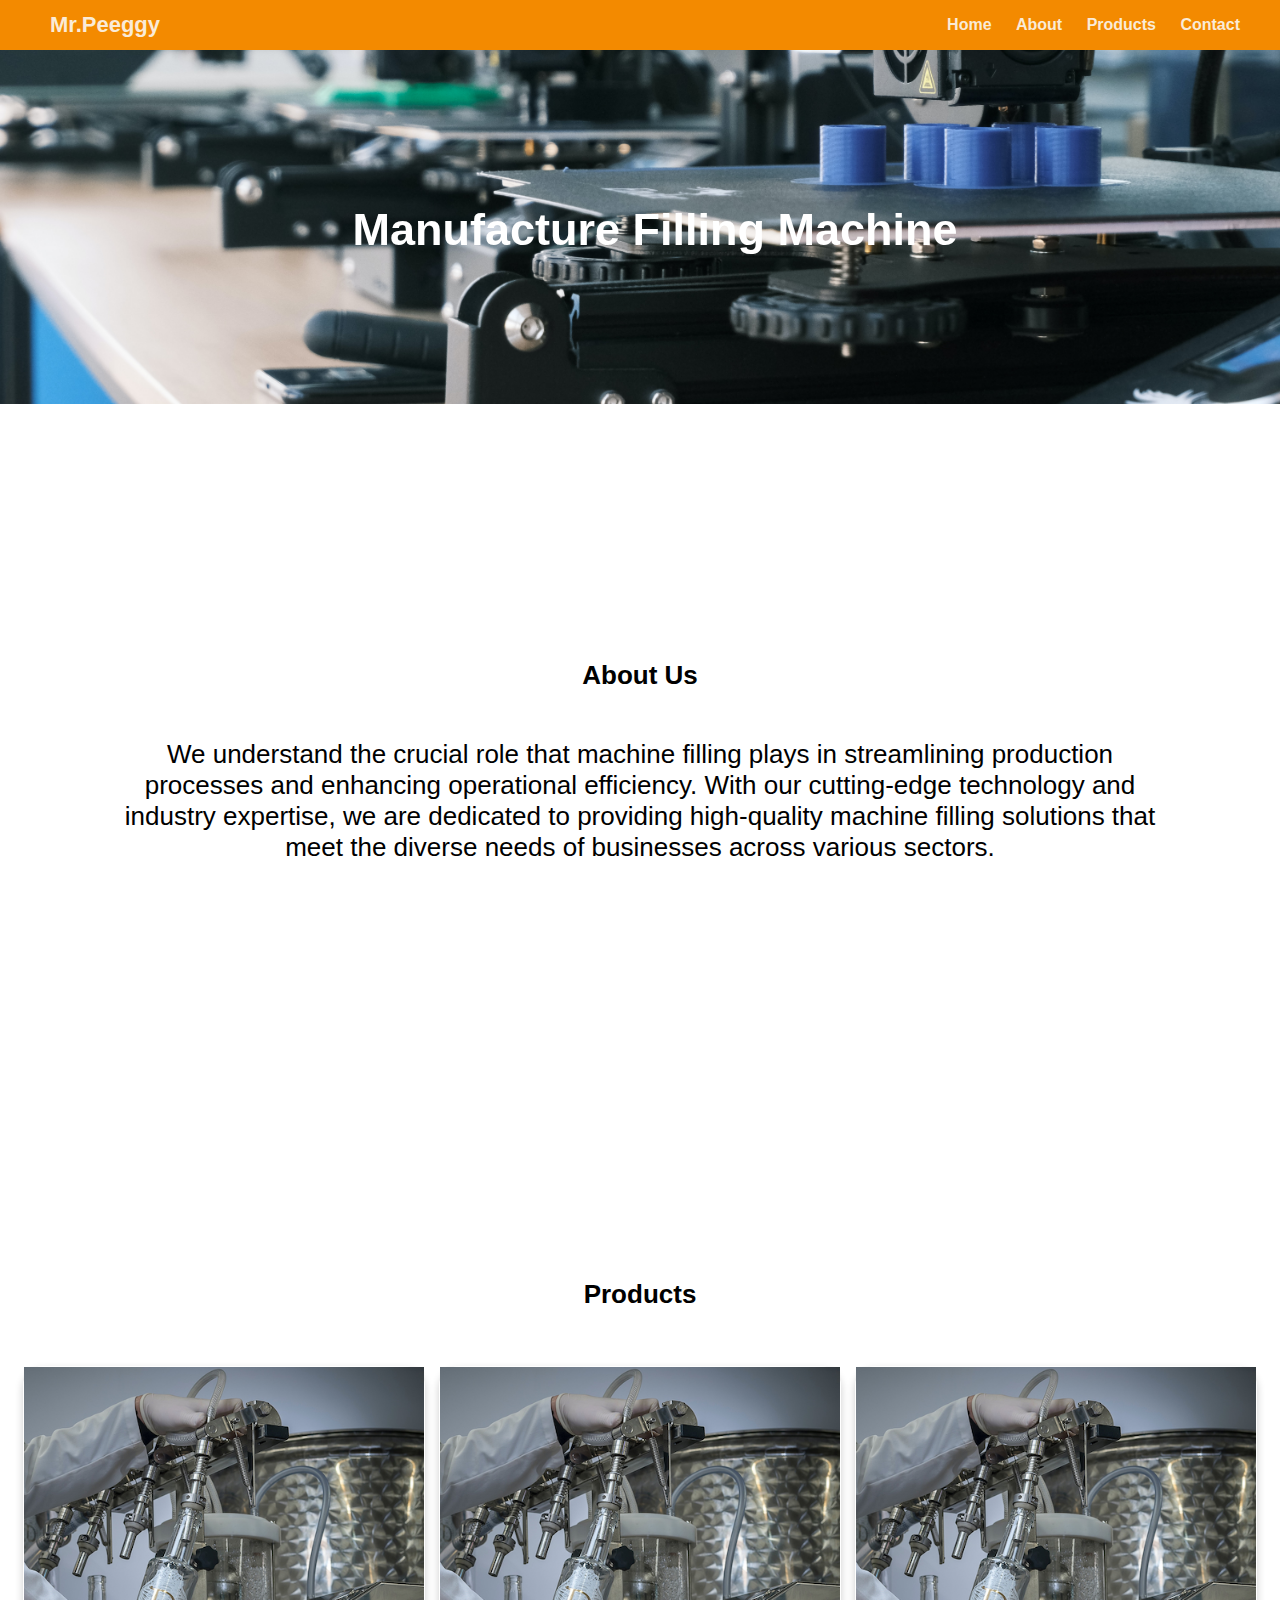
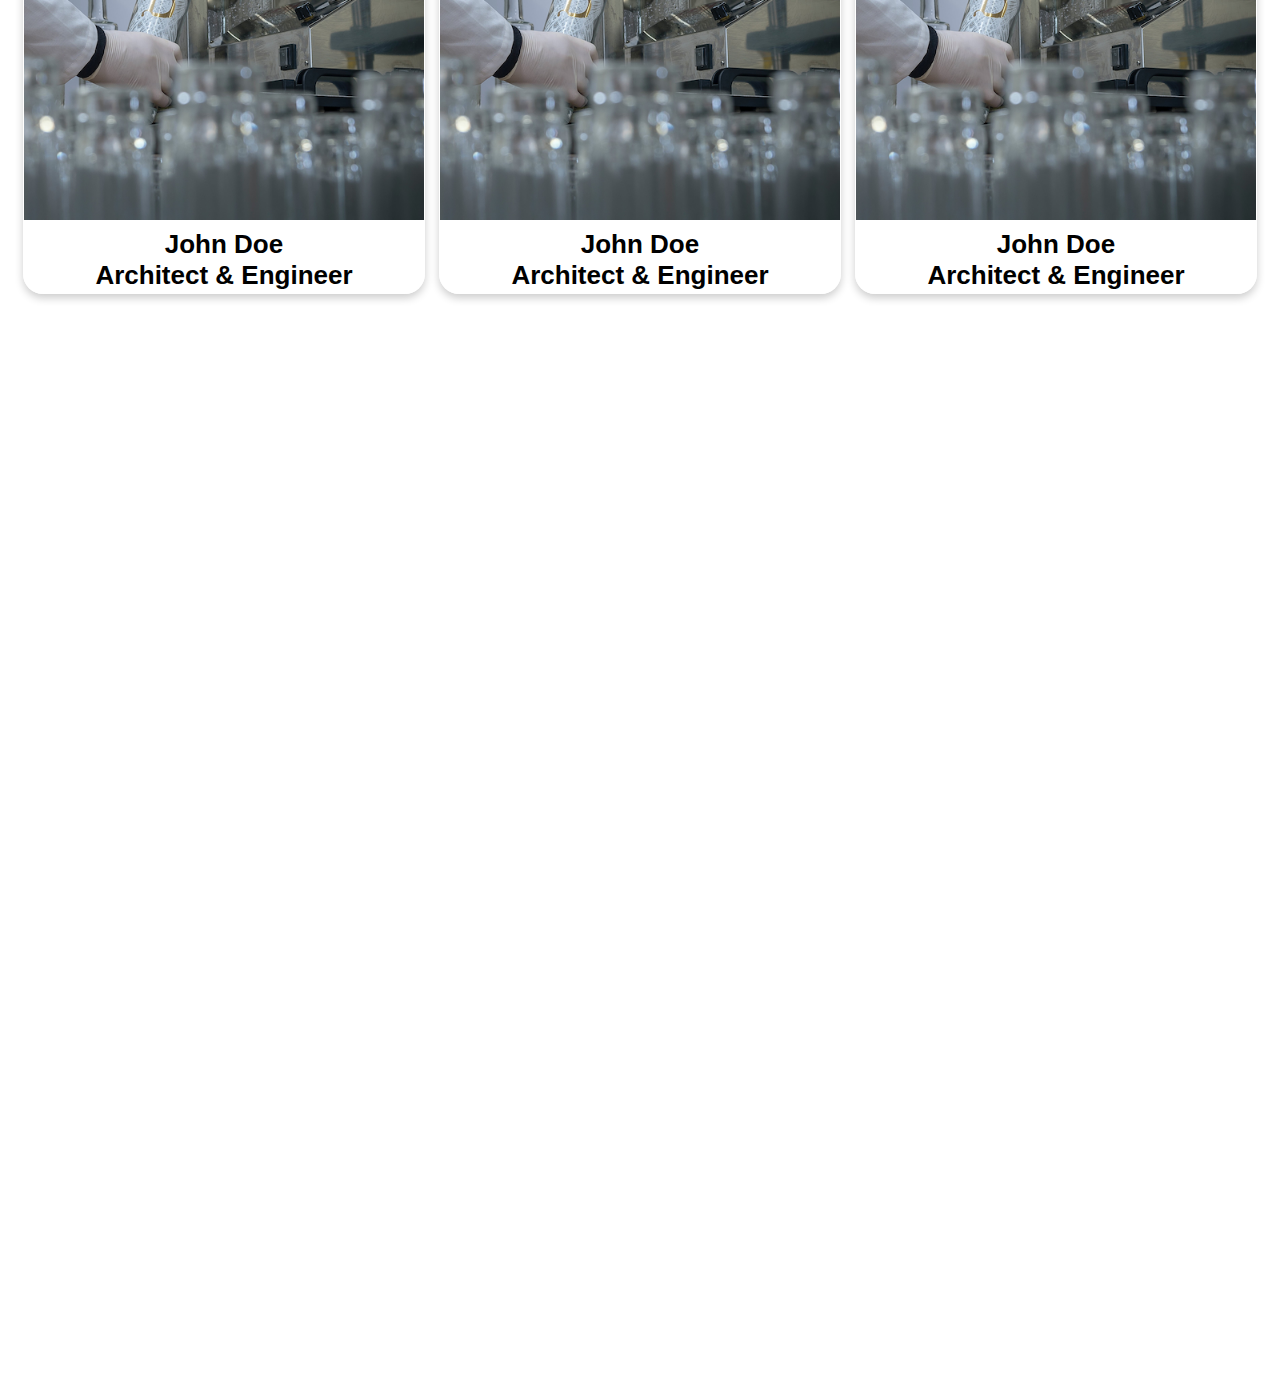
<file: Filling Machine/index.html>
<!DOCTYPE html>
<html lang="en">
  <head>
    <meta charset="UTF-8" />
    <meta http-equiv="X-UA-Compatible" content="IE=edge" />
    <meta name="viewport" content="width=device-width, initial-scale=1.0" />
    <title>Filling Machine</title>
    <link rel="stylesheet" href="style.css" />
  </head>
  <body>
    <section>
      <div class="container">
        <header>
          <h1>Mr.Peeggy</h1>
          <ul>
            <li><a href="#hero">Home</a></li>
            <li><a href="#company">About</a></li>
            <li><a href="#Products">Products</a></li>
            <li><a href="#">Contact </a></li>
          </ul>
        </header>
      </div>
    </section>
    <section>
      <div id="hero">
        <div class="text">
          <h1>Manufacture Filling Machine</h1>
        </div>
      </div>
    </section>
    <section>
      <div id="company">
        <h2>About Us</h2>
        <p>
          We understand the crucial role that machine filling plays in streamlining production processes and enhancing operational efficiency. With our cutting-edge technology and industry expertise, we are dedicated to providing
          high-quality machine filling solutions that meet the diverse needs of businesses across various sectors.
        </p>
      </div>
    </section>
    <section>
      <div id="Products">
        <h3>Products</h3>
        <table>
          <tr>
            <th>
              <div class="card">
                <img src="img/img_avatar.jpg" alt="Avatar" style="width: 100%" />
                <div class="container">
                  <h4><b>John Doe</b></h4>
                  <p>Architect & Engineer</p>
                </div>
              </div>
            </th>
            <th>
              <div class="card">
                <img src="img/img_avatar.jpg" alt="Avatar" style="width: 100%" />
                <div class="container">
                  <h4><b>John Doe</b></h4>
                  <p>Architect & Engineer</p>
                </div>
              </div>
            </th>
            <th>
              <div class="card">
                <img src="img/img_avatar.jpg" alt="Avatar" style="width: 100%" />
                <div class="container">
                  <h4><b>John Doe</b></h4>
                  <p>Architect & Engineer</p>
                </div>
              </div>
            </th>
          </tr>
        </table>
      </div>
    </section>
  </body>
</html>
</file>
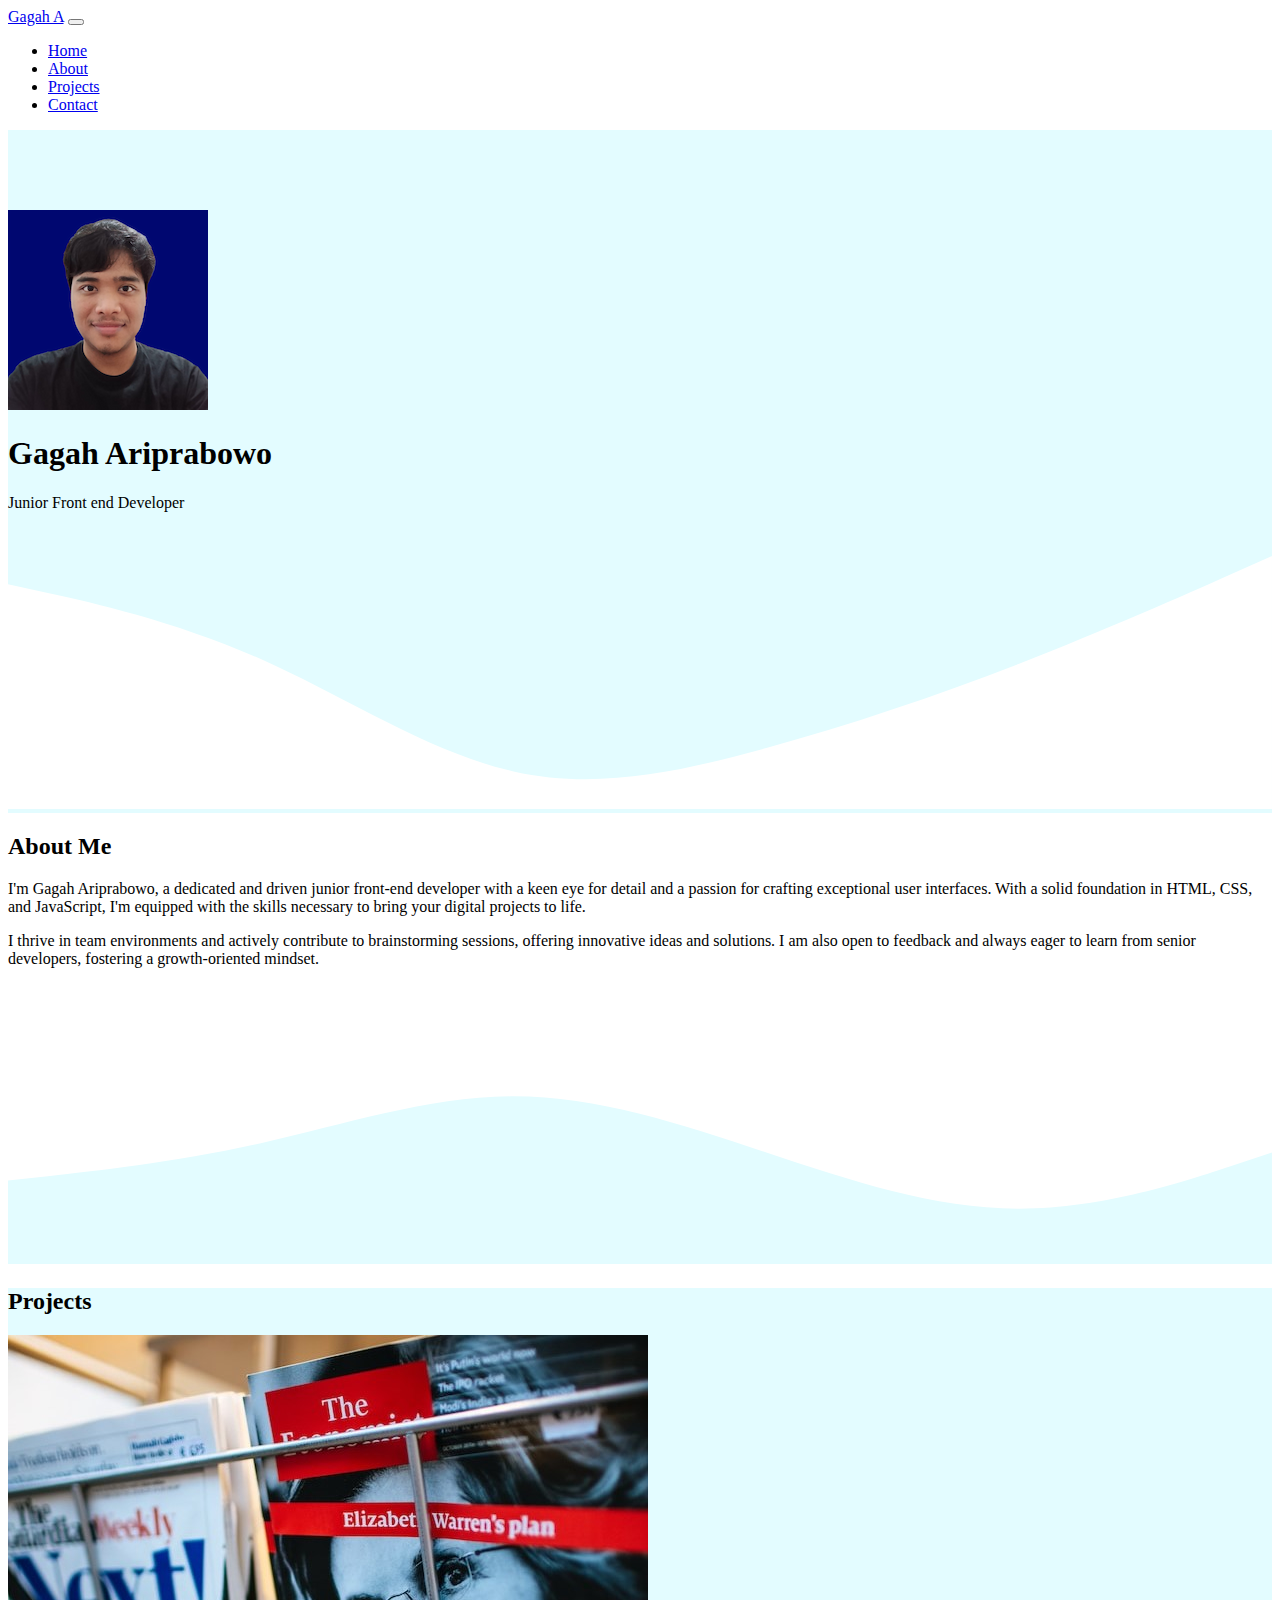
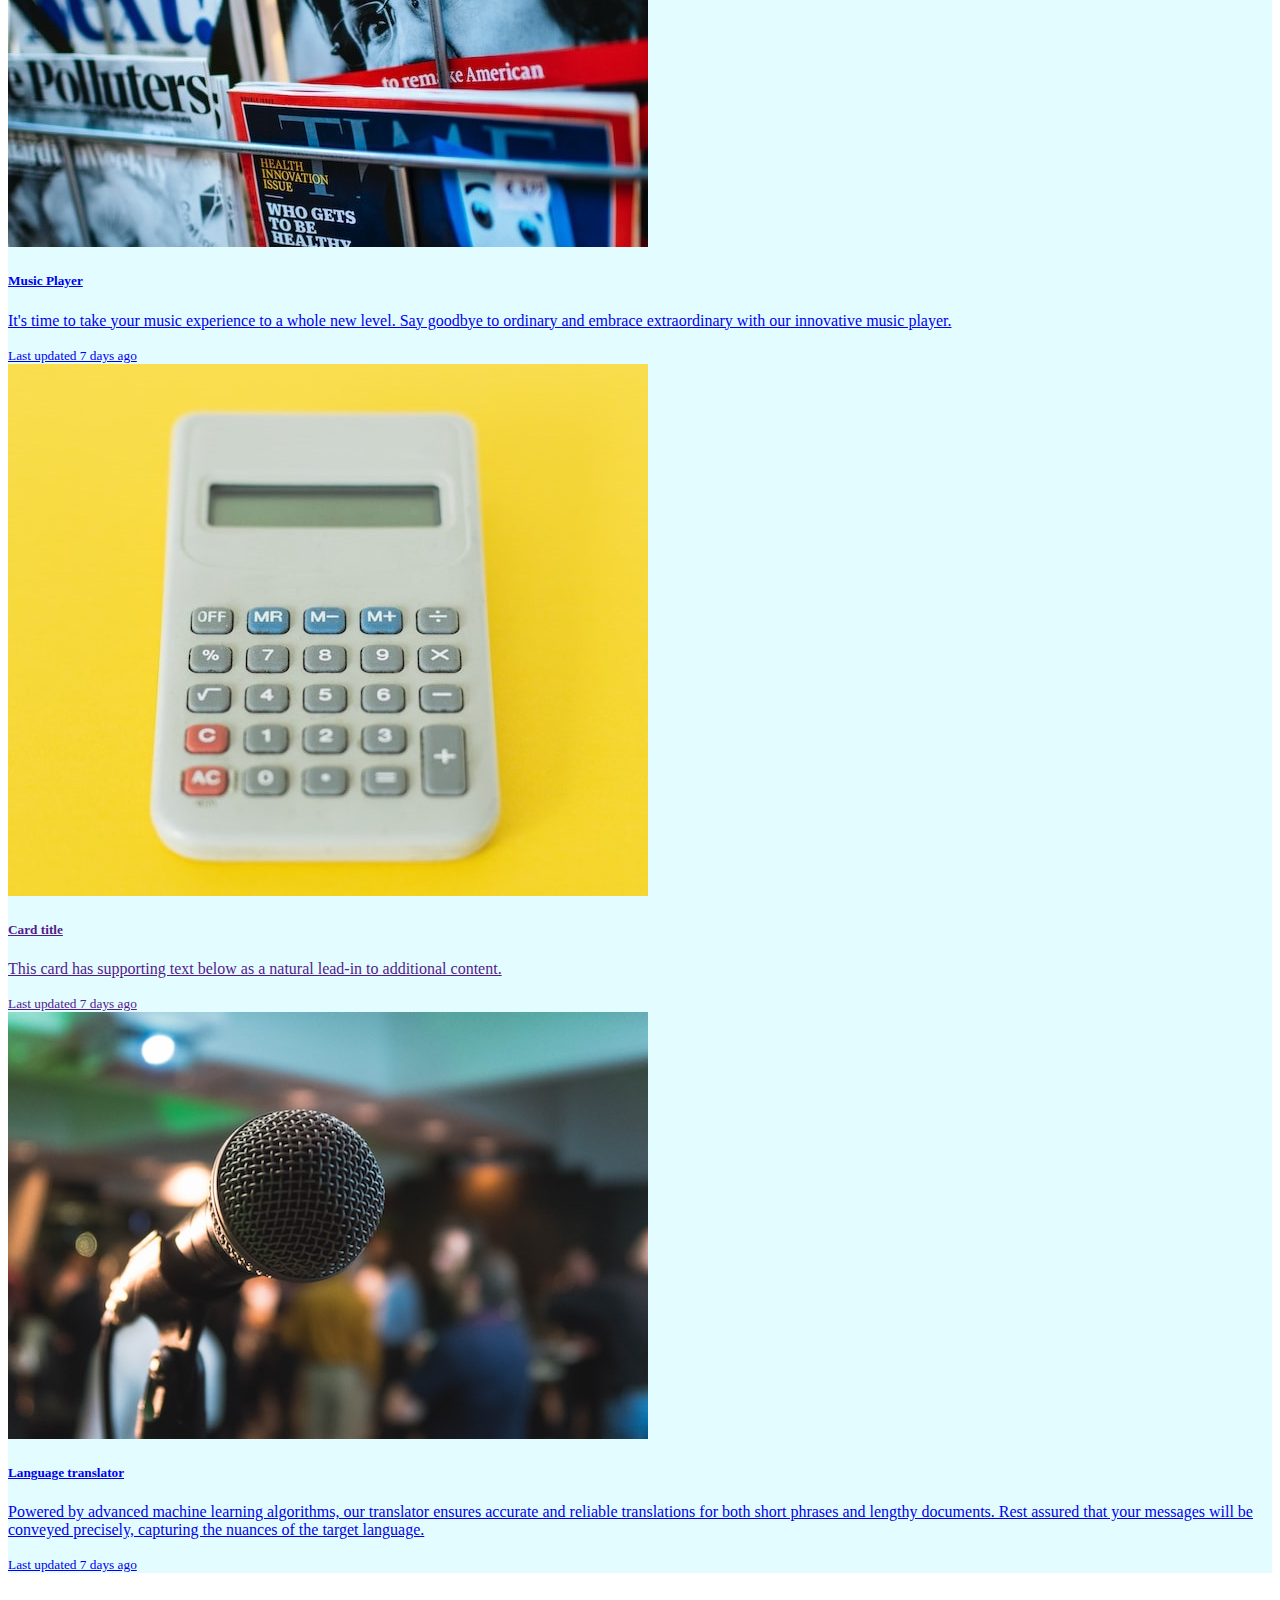
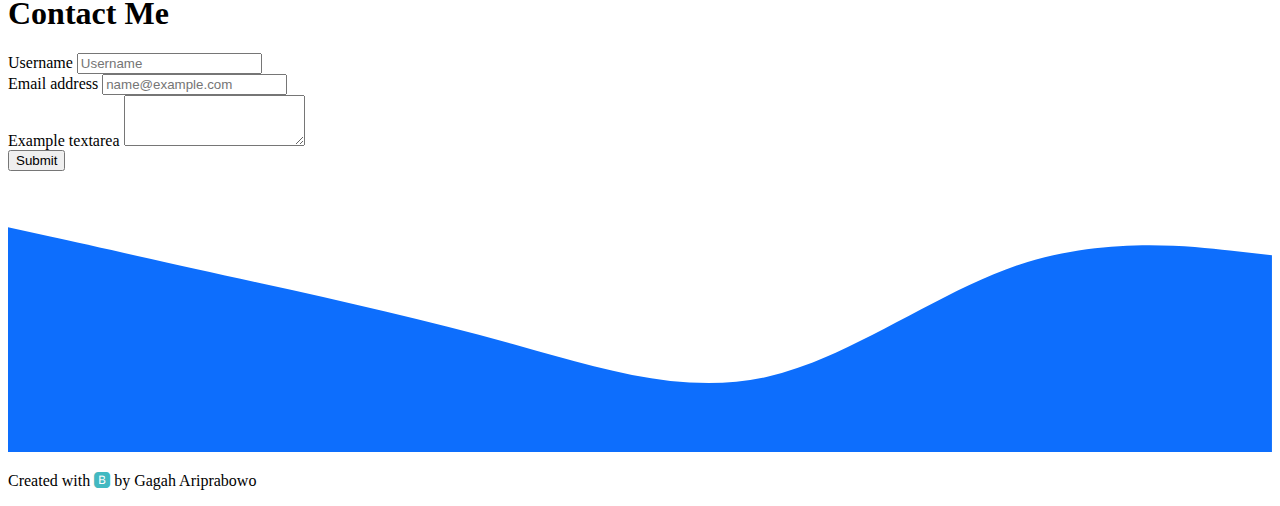
<file: Website portofolio/index.html>
<!DOCTYPE html>
<html lang="en">
  <head>
    <meta charset="utf-8" />
    <meta name="viewport" content="width=device-width, initial-scale=1" />
    <title>My Portofolio</title>
    <link href="https://cdn.jsdelivr.net/npm/bootstrap@5.3.0-alpha3/dist/css/bootstrap.min.css" rel="stylesheet" integrity="sha384-KK94CHFLLe+nY2dmCWGMq91rCGa5gtU4mk92HdvYe+M/SXH301p5ILy+dN9+nJOZ" crossorigin="anonymous" />
    <link rel="stylesheet" href="https://cdn.jsdelivr.net/npm/bootstrap-icons@1.10.5/font/bootstrap-icons.css">
    <link rel="stylesheet" href="style.css" />
  </head>
  <body id="home" class="mt-5">
    <!-- <h1 class="text-center">My Portofolio</h1> -->
    <script src="https://cdn.jsdelivr.net/npm/bootstrap@5.3.0-alpha3/dist/js/bootstrap.bundle.min.js" integrity="sha384-ENjdO4Dr2bkBIFxQpeoTz1HIcje39Wm4jDKdf19U8gI4ddQ3GYNS7NTKfAdVQSZe" crossorigin="anonymous"></script>
    <!-- Navbar -->
    <nav class="navbar fixed-top navbar-expand-lg navbar-dark shadow-sm bg-primary ">
      <div class="container">
        <a class="navbar-brand" href="#">Gagah A</a>
        <button class="navbar-toggler" type="button" data-bs-toggle="collapse" data-bs-target="#navbarNav" aria-controls="navbarNav" aria-expanded="false" aria-label="Toggle navigation">
          <span class="navbar-toggler-icon"></span>
        </button>
        <div class="collapse navbar-collapse" id="navbarNav">
          <ul class="navbar-nav ms-auto">
            <li class="nav-item">
              <a class="nav-link active" aria-current="page" href="#home">Home</a>
            </li>
            <li class="nav-item">
              <a class="nav-link" href="#About">About</a>
            </li>
            <li class="nav-item">
              <a class="nav-link" href="#Projects">Projects</a>
            </li>
            <li class="nav-item">
              <a class="nav-link" href="#contact">Contact</a>
            </li>
          </ul>
        </div>
      </div>
    </nav>
    <!-- Navbar end -->
    <!-- Jumbotron -->
    <section class="jumbotron text-center">
      <img src="img/image5.png" class="rounded-circle mx-auto img-thumbnail" alt="foto profile" />
      <h1 class="display-4">Gagah Ariprabowo</h1>
      <p class="lead">Junior Front end Developer</p>
      <svg xmlns="http://www.w3.org/2000/svg" viewBox="0 0 1440 320"><path fill="#ffff" fill-opacity="1" d="M0,64L48,74.7C96,85,192,107,288,149.3C384,192,480,256,576,277.3C672,299,768,277,864,250.7C960,224,1056,192,1152,154.7C1248,117,1344,75,1392,53.3L1440,32L1440,320L1392,320C1344,320,1248,320,1152,320C1056,320,960,320,864,320C768,320,672,320,576,320C480,320,384,320,288,320C192,320,96,320,48,320L0,320Z"></path></svg>
    </section>
    <!-- Jumbotron end -->
    <!-- About -->
    <section id="About" class="pt-5 mb-5">
      <div class="container">
        <div class="row">
          <div class="col text-center pt-4 mb-5">
            <h2>About Me</h2>
          </div>
          <div class="row text-center fs-5">
            <div class="col">
              <p>
                I'm Gagah Ariprabowo, a dedicated and driven junior front-end developer with a keen eye for detail and a passion for crafting exceptional user interfaces. With a solid foundation in HTML, CSS, and JavaScript, I'm equipped with the skills necessary to bring your digital projects to life.
              </p>
            </div>
            <div class="col">
              <p>I thrive in team environments and actively contribute to brainstorming sessions, offering innovative ideas and solutions. I am also open to feedback and always eager to learn from senior developers, fostering a growth-oriented mindset.</p>
            </div>
          </div>
        </div>
      </div>
    </section>
    <!-- About end -->
    <svg xmlns="http://www.w3.org/2000/svg" viewBox="0 0 1440 320">
      <path
        fill="#e3fcff"
        fill-opacity="1"
        d="M0,224L48,218.7C96,213,192,203,288,181.3C384,160,480,128,576,128C672,128,768,160,864,192C960,224,1056,256,1152,256C1248,256,1344,224,1392,208L1440,192L1440,320L1392,320C1344,320,1248,320,1152,320C1056,320,960,320,864,320C768,320,672,320,576,320C480,320,384,320,288,320C192,320,96,320,48,320L0,320Z"
      ></path>
    </svg>
    <!-- Projects -->
    <section id="Projects" class="mb-5 pb-5">
      <div class="container">
        <div class="row">
          <div class="col text-center pt-4 mt-5">
            <h2>Projects</h2>
        </div>
          <div class="row row-cols-1 row-cols-md-3 mb-5 g-4">

            <a href="music/index.html" target="_blank" class="text-decoration-none"><div class="col shadow bg-body">
              <div class="card h-100">
                <img src="img/image4 (1).jpg" class="card-img-top" alt="Project1">
                <div class="card-body" >
                  <h5 class="card-title">Music Player</h5>
                  <p class="card-text">It's time to take your music experience to a whole new level. Say goodbye to ordinary and embrace extraordinary with our innovative music player.</p>
                </div>
                <div class="card-footer">
                  <small class="text-body-secondary">Last updated 7 days ago</small>
                </div>
              </div>
            </div></a>

            <a href="" class="text-decoration-none"><div class="col col shadow bg-body">
              <div class="card h-100">
                <img src="img/image4 (2).jpg" class="card-img-top" alt="Project2">
                <div class="card-body">
                  <h5 class="card-title">Card title</h5>
                  <p class="card-text">This card has supporting text below as a natural lead-in to additional content.</p>
                </div>
                <div class="card-footer">
                  <small class="text-body-secondary">Last updated 7 days ago</small>
                </div>
              </div>
            </div></a>

            <a href="translator/index.html " target="_blank" class="text-decoration-none"><div class="col col shadow bg-body">
              <div class="card h-100">
                <img src="img/image4 (3).jpg" class="card-img-top" alt="Project3">
                <div class="card-body">
                  <h5 class="card-title">Language translator</h5>
                  <p class="card-text">Powered by advanced machine learning algorithms, our translator ensures accurate and reliable translations for both short phrases and lengthy documents. Rest assured that your messages will be conveyed precisely, capturing the nuances of the target language.</p>
                </div>
                <div class="card-footer">
                  <small class="text-body-secondary">Last updated 7 days ago</small>
                </div>
              </div>
            </div>
          </a>
          </div>
      </section>
      <!-- Projects end -->
    <!-- Contact me -->
    <section id="contact" class="pt-4">
      <div class="container" >
        <div class="row mt-5">
          <div class="col text-center pt-4">
              <h1>Contact Me</h1>
          </div>
        </div>
          <div class="row justify-content-center">

            <div class="col-md-8">
              <div class="mb-3">
                <label for="exampleFormControlInput1" class="form-label">Username</label>
                <input id="contactme" type="text" class="form-control" id="exampleFormControlInput1" placeholder="Username">
              </div>
              <div class="mb-3">
                <label for="exampleFormControlInput1" class="form-label">Email address</label>
                <input id="contactme" type="email" class="form-control" id="exampleFormControlInput1" placeholder="name@example.com">
              </div>
              <div class="mb-3">
                <label for="exampleFormControlTextarea1" class="form-label">Example textarea</label>
                <textarea id="contactme" class="form-control" id="exampleFormControlTextarea1" rows="3"></textarea>
              </div>
              <button type="button" class="btn btn-primary"
               style="--bs-btn-padding-y: .25rem; --bs-btn-padding-x: .5rem; --bs-btn-font-size: .75rem;">
              Submit
              </button>
            </div>
          </div>
        </div>
      </div>
    </section> 

    <svg xmlns="http://www.w3.org/2000/svg" viewBox="0 0 1440 320"><path fill="#0d6efd" fill-opacity="1" d="M0,64L48,74.7C96,85,192,107,288,128C384,149,480,171,576,197.3C672,224,768,256,864,234.7C960,213,1056,139,1152,106.7C1248,75,1344,85,1392,90.7L1440,96L1440,320L1392,320C1344,320,1248,320,1152,320C1056,320,960,320,864,320C768,320,672,320,576,320C480,320,384,320,288,320C192,320,96,320,48,320L0,320Z"></path>
    </svg>
    <!-- Contact me end -->

    <!-- Footer -->
    <footer class="bg-primary text-white fw-bold text-center">
      <p class="created pb-5">Created with <i class="bi bi-bootstrap-fill">

      </i> by Gagah Ariprabowo</p>
    </footer>
    <!-- Footer end -->
  </body>
</html>
</file>
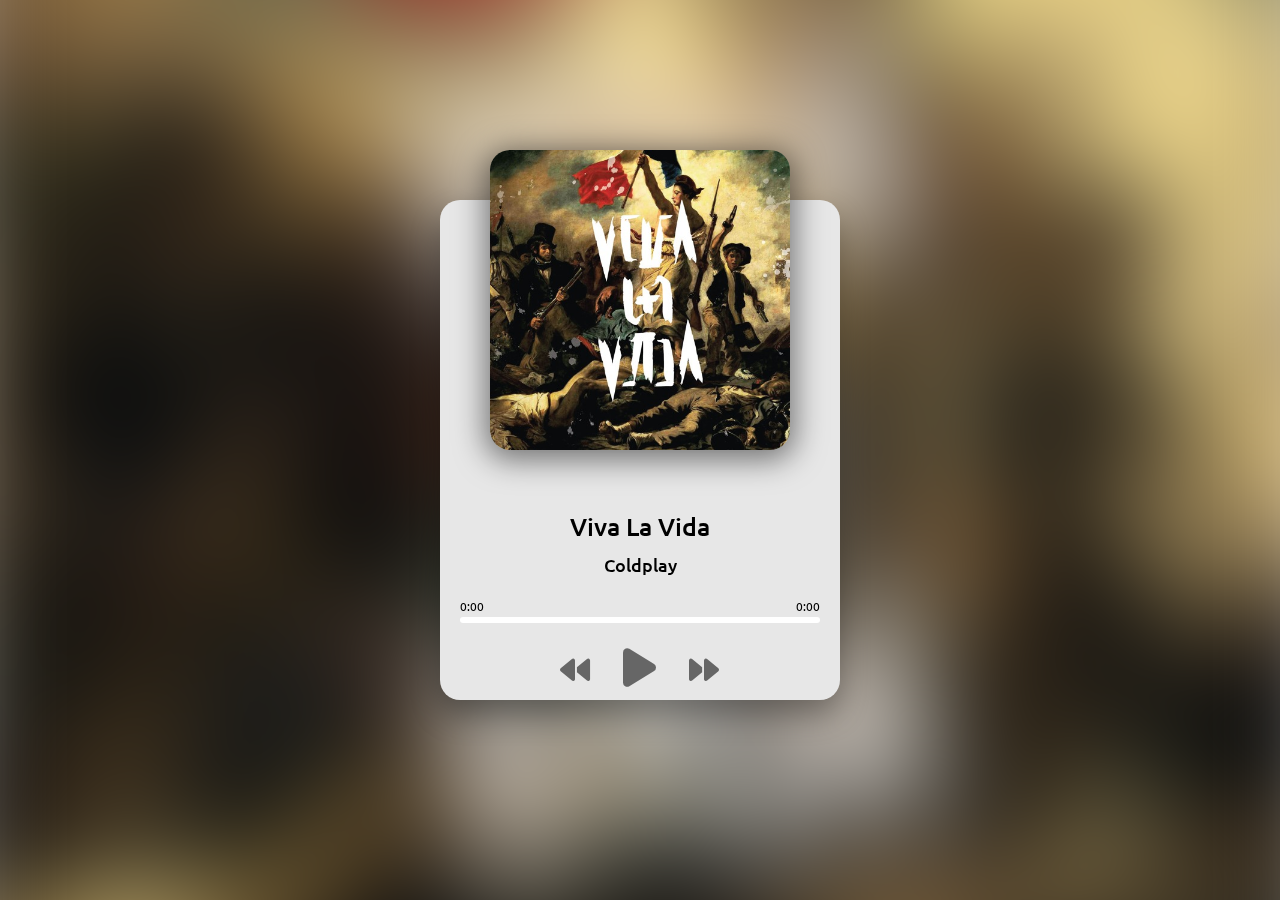
<file: Website portofolio/music/index.html>
<!DOCTYPE html>
<html lang="en">

<head>
    <meta charset="UTF-8">
    <meta http-equiv="X-UA-Compatible" content="IE=edge">
    <meta name="viewport" content="width=device-width, initial-scale=1.0">
    <link rel="stylesheet" href="https://cdnjs.cloudflare.com/ajax/libs/font-awesome/6.4.0/css/all.min.css">
    <link rel="stylesheet" href="style.css">
    <title> Music Player | Prabowo</title>
</head>

<body>

    <div class="background">
        <img src="" id="bg-img">
    </div>

    <div class="container">
        <div class="player-img">
            <img src="" class="active" id="cover">
        </div>

        <h2 id="music-title"></h2>
        <h3 id="music-artist"></h3>

        <div class="player-progress" id="player-progress">
            <div class="progress" id="progress"></div>
            <div class="music-duration">
                <span id="current-time">0:00</span>
                <span id="duration">0:00</span>
            </div>
        </div>

        <div class="player-controls">
            <i class="fa-solid fa-backward" title="Previous" id="prev"></i>
            <i class="fa-solid fa-play play-button" title="Play" id="play"></i>
            <i class="fa-solid fa-forward" title="Next" id="next"></i>
        </div>

    </div>

    <script src="index.js"></script>
</body>

</html>
</file>
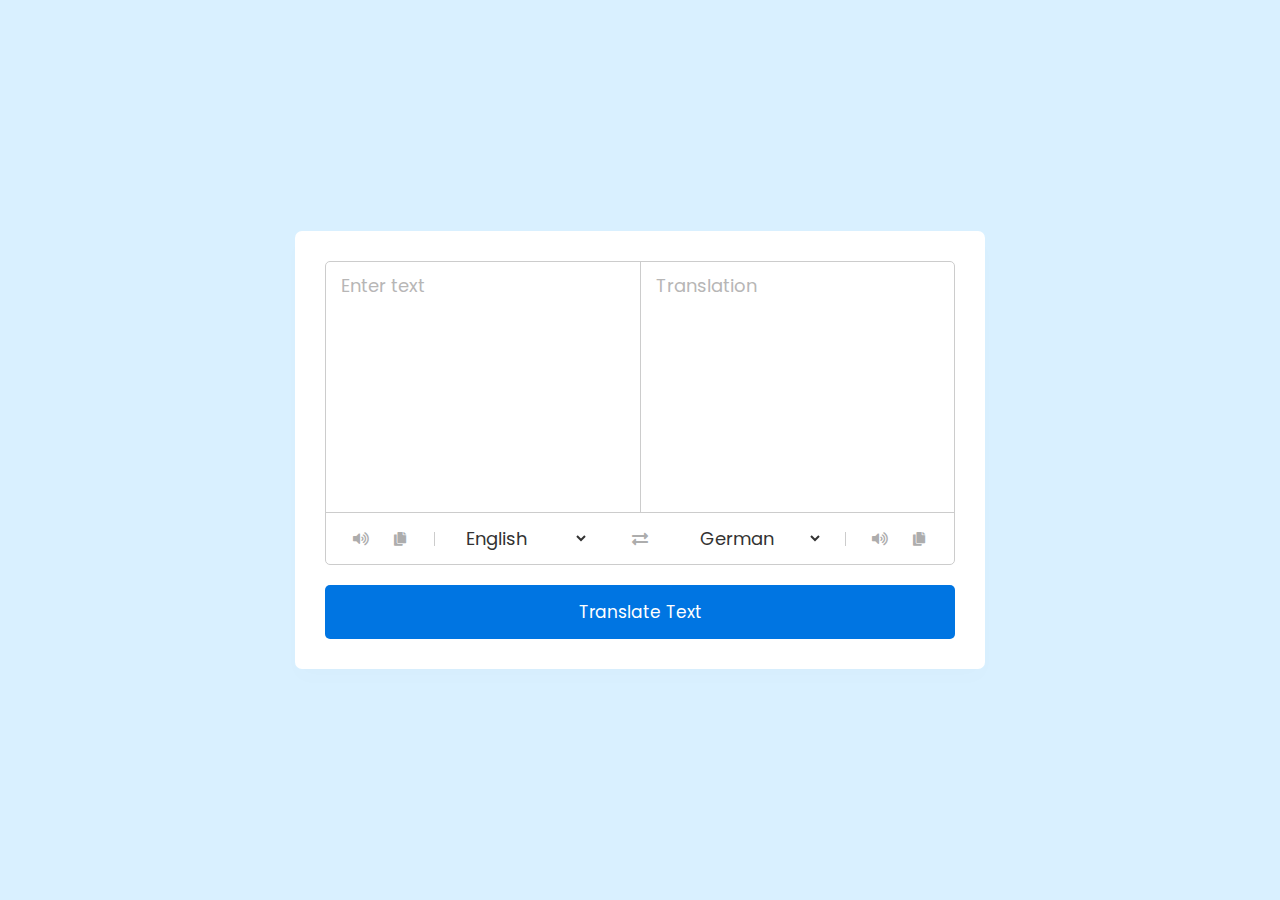
<file: Website portofolio/translator/index.html>
<!DOCTYPE html>
<html lang="en" dir="ltr">

<head>
  <meta charset="utf-8">
  <title>Language Translator | Prabowo</title>
  <link rel="stylesheet" href="style.css">
  <meta name="viewport" content="width=device-width, initial-scale=1.0">
  <!-- Font Awesome CDN Link for Icons -->
  <link rel="stylesheet" href="https://cdnjs.cloudflare.com/ajax/libs/font-awesome/5.15.3/css/all.min.css" />
</head>

<body>
  <div class="container">
    <div class="wrapper">
      <div class="text-input">
        <textarea spellcheck="false" class="from-text" placeholder="Enter text"></textarea>
        <textarea spellcheck="false" readonly disabled class="to-text" placeholder="Translation"></textarea>
      </div>
      <ul class="controls">
        <li class="row from">
          <div class="icons">
            <i id="from" class="fas fa-volume-up"></i>
            <i id="from" class="fas fa-copy"></i>
          </div>
          <select></select>
        </li>
        <li class="exchange"><i class="fas fa-exchange-alt"></i></li>
        <li class="row to">
          <select></select>
          <div class="icons">
            <i id="to" class="fas fa-volume-up"></i>
            <i id="to" class="fas fa-copy"></i>
          </div>
        </li>
      </ul>
    </div>
    <button>Translate Text</button>
  </div>

  <script src="js/countries.js"></script>
  <script src="js/script.js"></script>

</body>

</html>
</file>
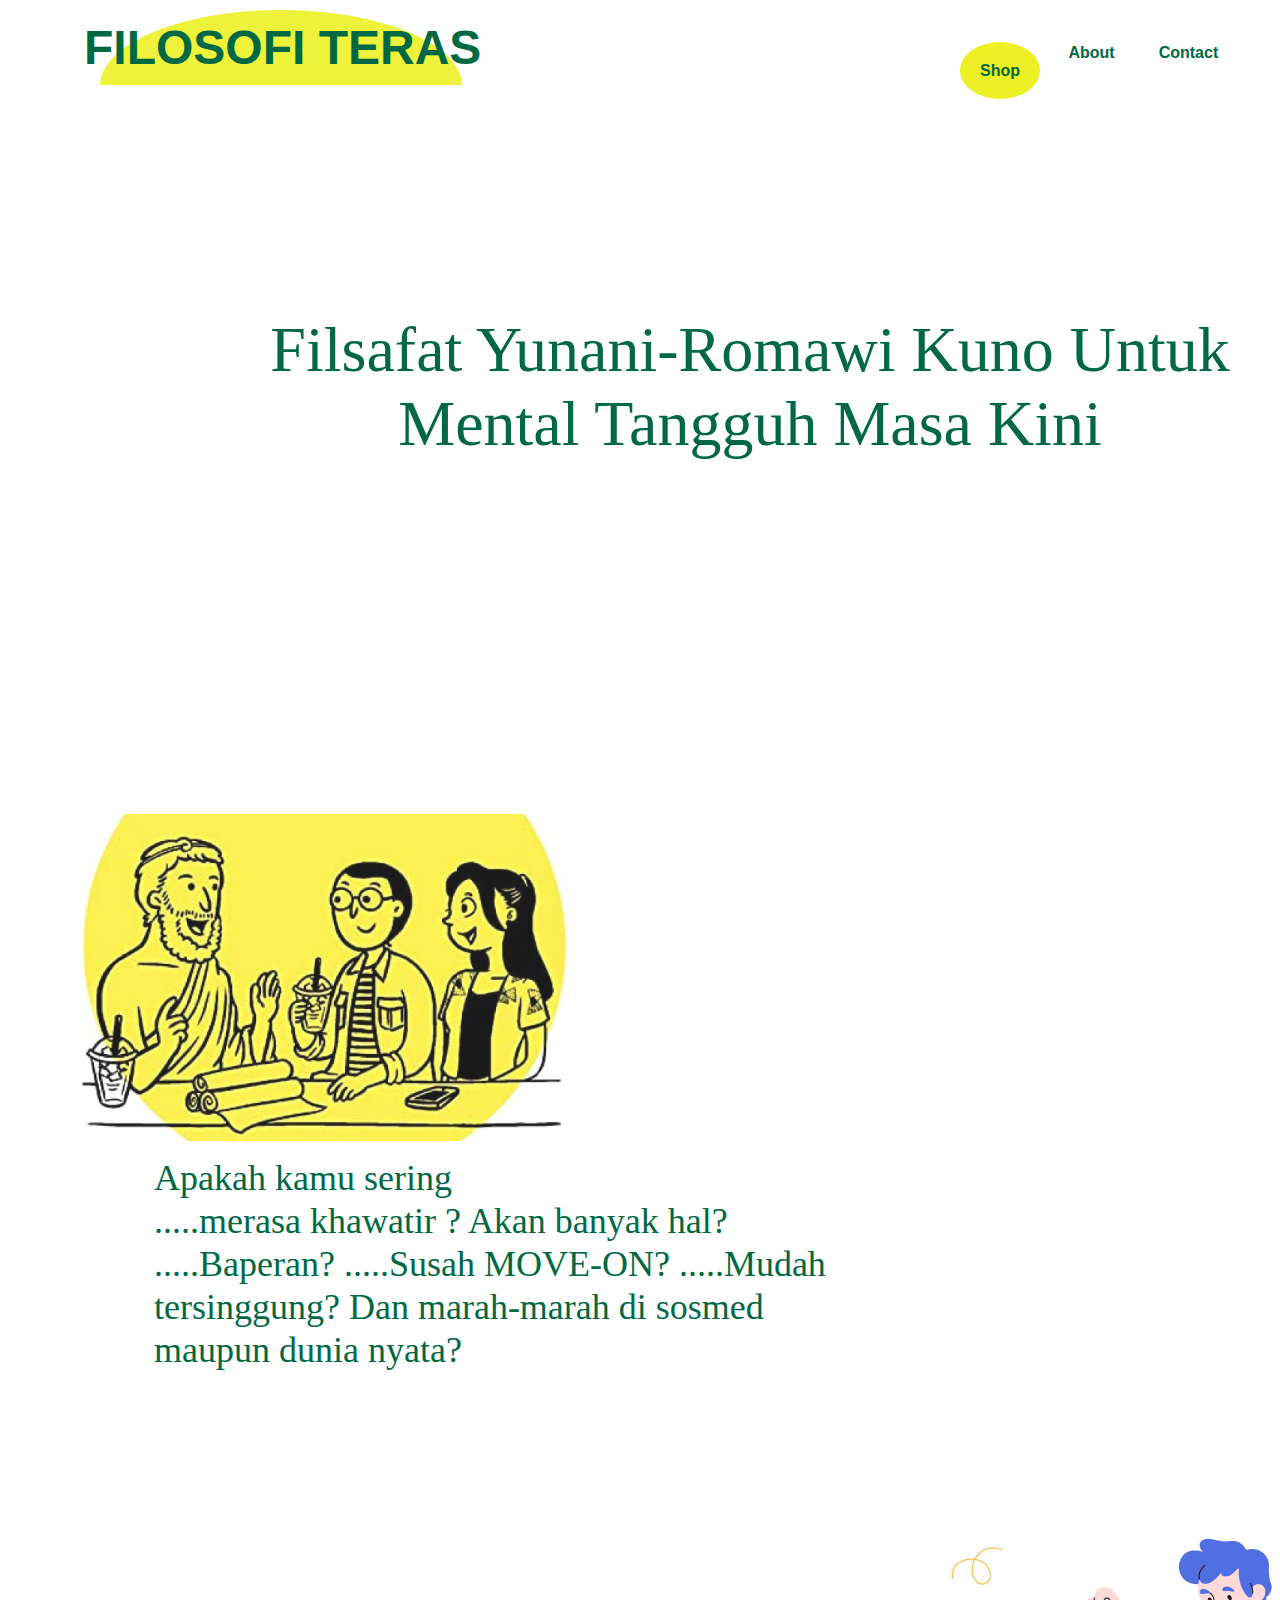
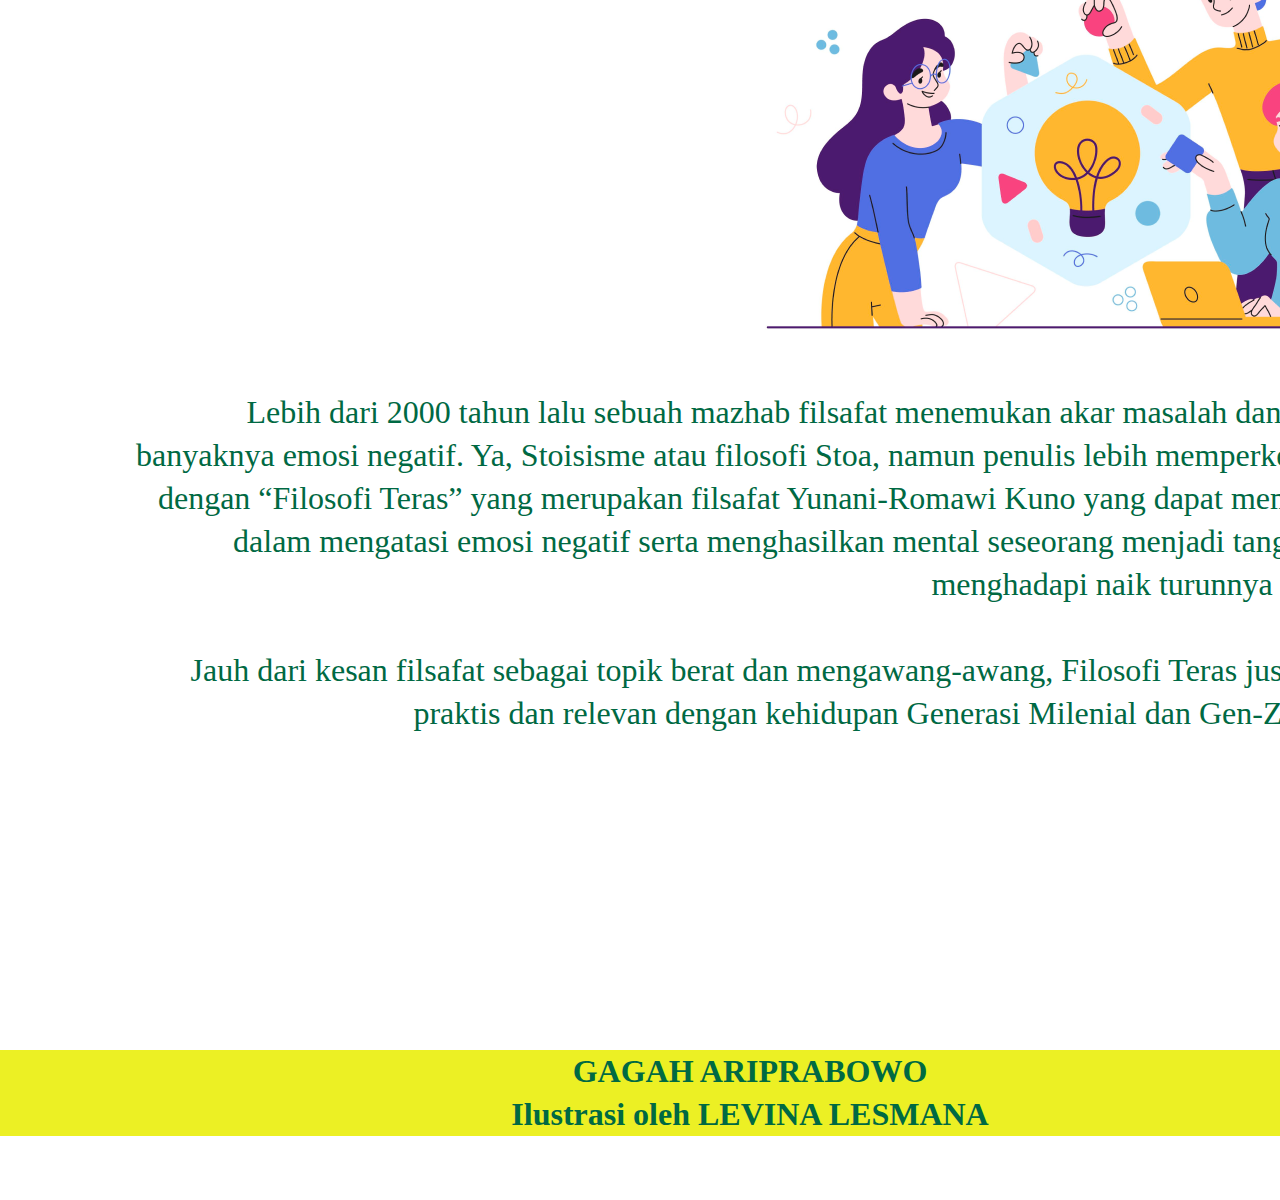
<file: stoikisme/filosofi.html>
<!DOCTYPE html>
<html>
<head>
	<meta charset="utf-8">
	<meta name="viewport" content="width=device-width, initial-scale=1">
	<title>Filosofi</title>
	<link rel="stylesheet" type="text/css" href="stylefls.css">
</head>
<body>
	<div class="mainheader">
		<div class="header">
			<img src="setengahl.png">
			<h1>FILOSOFI TERAS</h1>
			<ul>
				<li><a href="#">Home</a></li>
				<li><a href="#">About</a></li>
				<li><a href="#">Contact</a></li>
				<li><a class="shop" href="#">Shop</a>

				</li>
			</ul>
		</div>
	</div>

	<div class="content1">
		<h2>Filsafat Yunani-Romawi Kuno Untuk Mental Tangguh Masa Kini</h2>
		<img src="filosofi1.png">
		<p>
			Apakah kamu sering
			<br>
			.....merasa khawatir ?
			Akan banyak hal?
			.....Baperan?
			.....Susah MOVE-ON?
			.....Mudah tersinggung?
			Dan marah-marah di sosmed maupun dunia nyata?
		</p>
	</div>

	<div class="content2">
		<img src="content21.png">
		<p>Lebih dari 2000 tahun lalu sebuah mazhab filsafat menemukan akar masalah dan solusi dari banyaknya emosi negatif. Ya, Stoisisme atau filosofi Stoa, namun penulis lebih memperkenalkannya dengan “Filosofi Teras” yang merupakan filsafat Yunani-Romawi Kuno yang dapat membantu kita dalam mengatasi emosi negatif serta menghasilkan mental seseorang menjadi tangguh dalam menghadapi naik turunnya kehidupan.
			<br>
			<br>
		Jauh dari kesan filsafat sebagai topik berat dan mengawang-awang, Filosofi Teras justru bersifat praktis dan relevan dengan kehidupan Generasi Milenial dan Gen-Z masa kini.</p>
	
		<div class="footer">
		<footer>GAGAH ARIPRABOWO 
			<br>
		    Ilustrasi oleh LEVINA LESMANA
		</footer>
	</div>

</body>
</html>
</file>
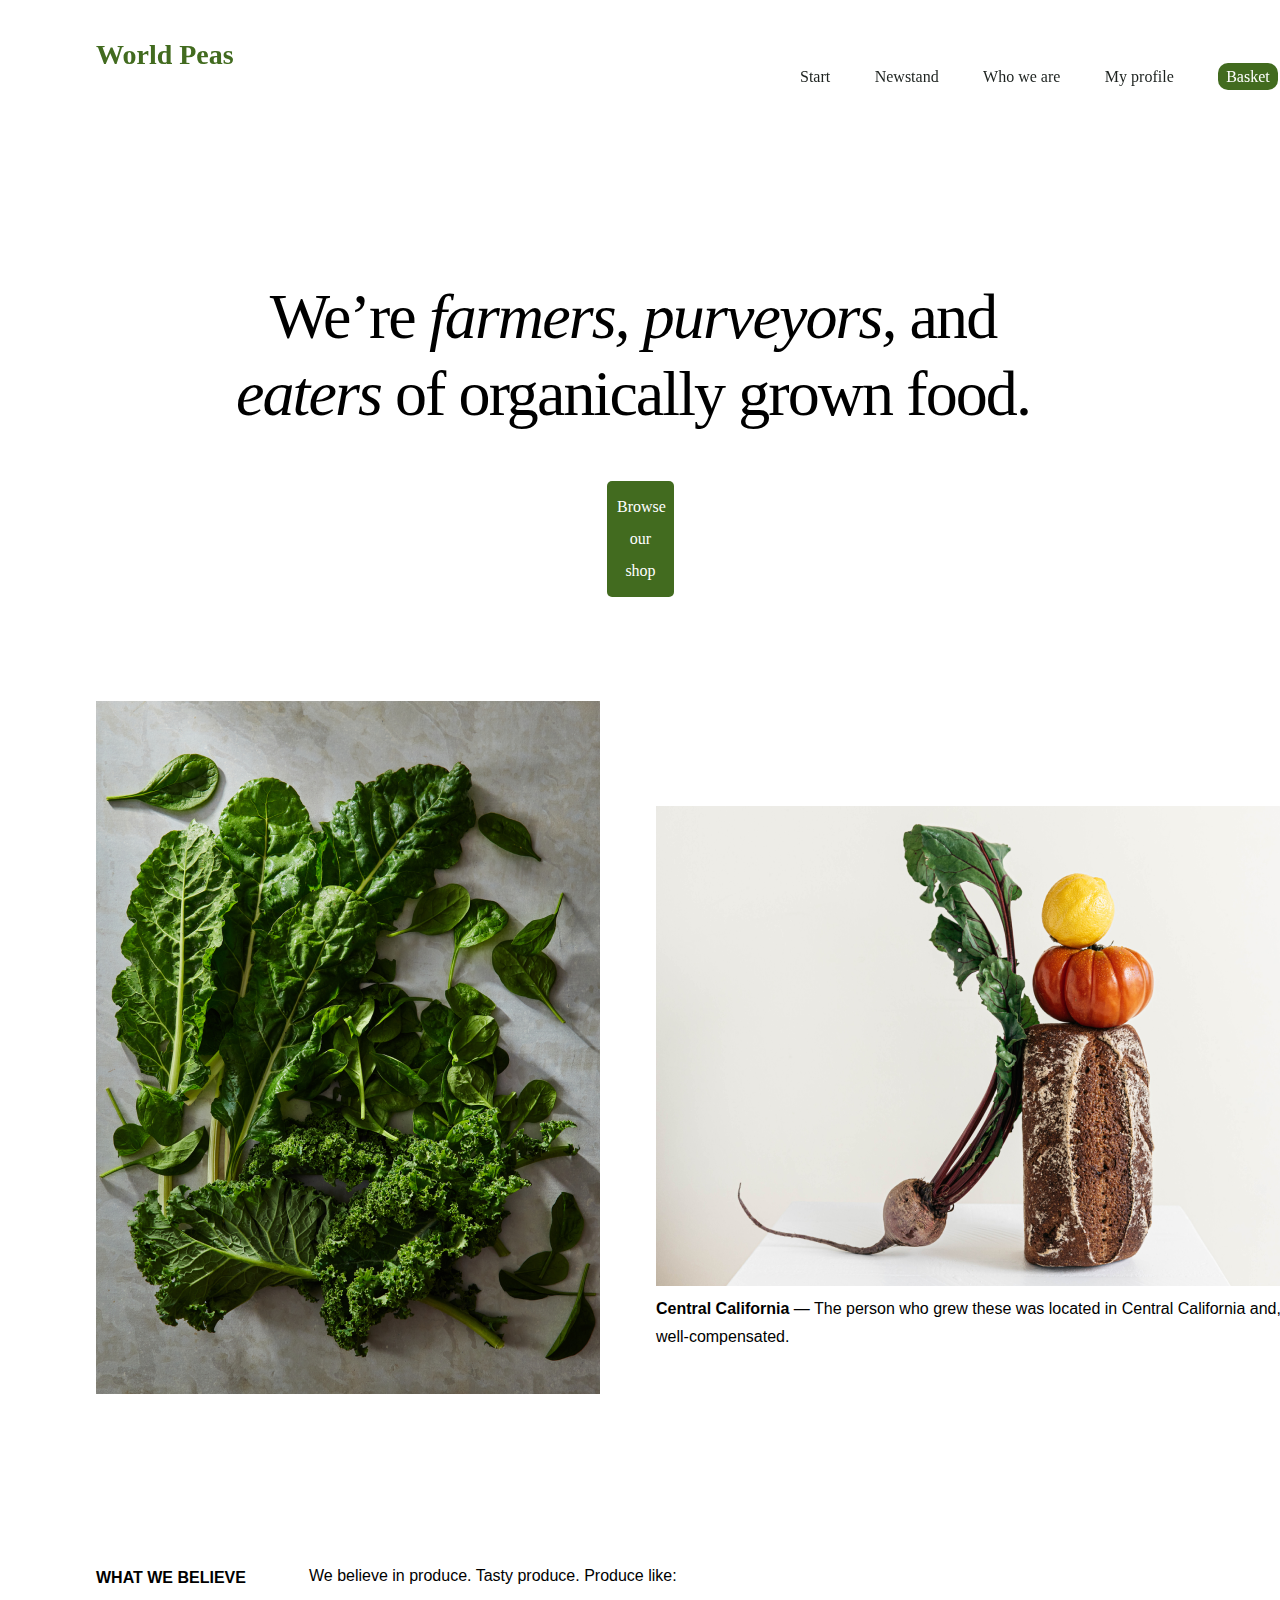
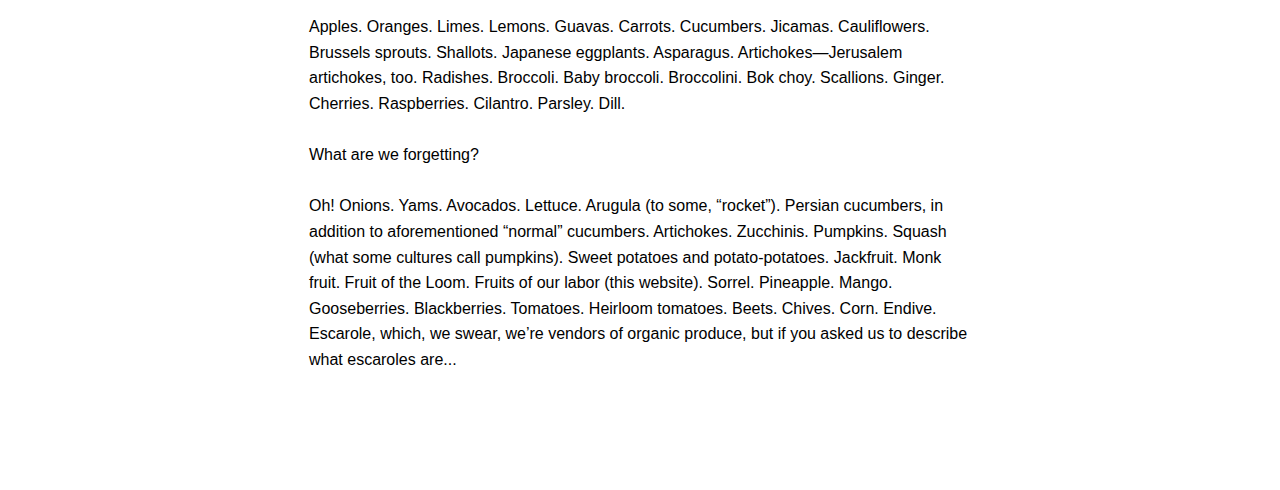
<file: world peas/indec.html>
<!DOCTYPE html>
<html>
<head>
	<meta charset="utf-8">
	<meta name="viewport" content="width=device-width, initial-scale=1">
	<title>World Peas</title>
	<link rel="stylesheet" type="text/css" href="style.css">
</head>

<body>

	<div class="header">
		<h1 class="judul">World Peas</h1>
		<ul>
			<li><a href="Start">Start</a></li>
			<li><a href="Newstand">Newstand</a></li>
			<li><a href="Who we are">Who we are</a></li>
			<li><a href="My profile">My profile</a></li>
			<li><a class="Basket" href="Basket">Basket</a></li>
		</ul>
	</div>

	<div class="container">

		<h2 class="subjudul">We’re <span>farmers, purveyors,</span> and <span>eaters</span> of organically grown food.</h2>

		<ul>		
			<li><a class="ourshop" href="ourshop">Browse our shop</a></li>
		</ul>

		<div class="content1">
			<img src="content1.png">
			<h3 class="subjudul2">WHAT WE BELIEVE</h3>
			
		</div>
		<div class="content2">
			<img src="content2.png">
			<p><span>Central California</span>  — The person who grew these was located in Central California and, er, hopefully very well-compensated.</p>
		</div>

		<div class="content3">
			<p>We believe in produce. Tasty produce. Produce like:
				<br><br>
				Apples. Oranges. Limes. Lemons. Guavas. Carrots. Cucumbers. Jicamas. Cauliflowers. Brussels sprouts. Shallots. Japanese eggplants. Asparagus. Artichokes—Jerusalem artichokes, too. Radishes. Broccoli. Baby broccoli. Broccolini. Bok choy. Scallions. Ginger. Cherries. Raspberries. Cilantro. Parsley. Dill. 
				<br><br>
				What are we forgetting?
				<br><br>
				Oh! Onions. Yams. Avocados. Lettuce. Arugula (to some, “rocket”). Persian cucumbers, in addition to aforementioned “normal” cucumbers. Artichokes. Zucchinis. Pumpkins. Squash (what some cultures call pumpkins). Sweet potatoes and potato-potatoes. Jackfruit. Monk fruit. Fruit of the Loom. Fruits of our labor (this website). Sorrel. Pineapple. Mango. Gooseberries. Blackberries. Tomatoes. Heirloom tomatoes. Beets. Chives. Corn. Endive. Escarole, which, we swear, we’re vendors of organic produce, but if you asked us to describe what escaroles are...</p>
		</div>




	</div>

</body>
</html>
</file>
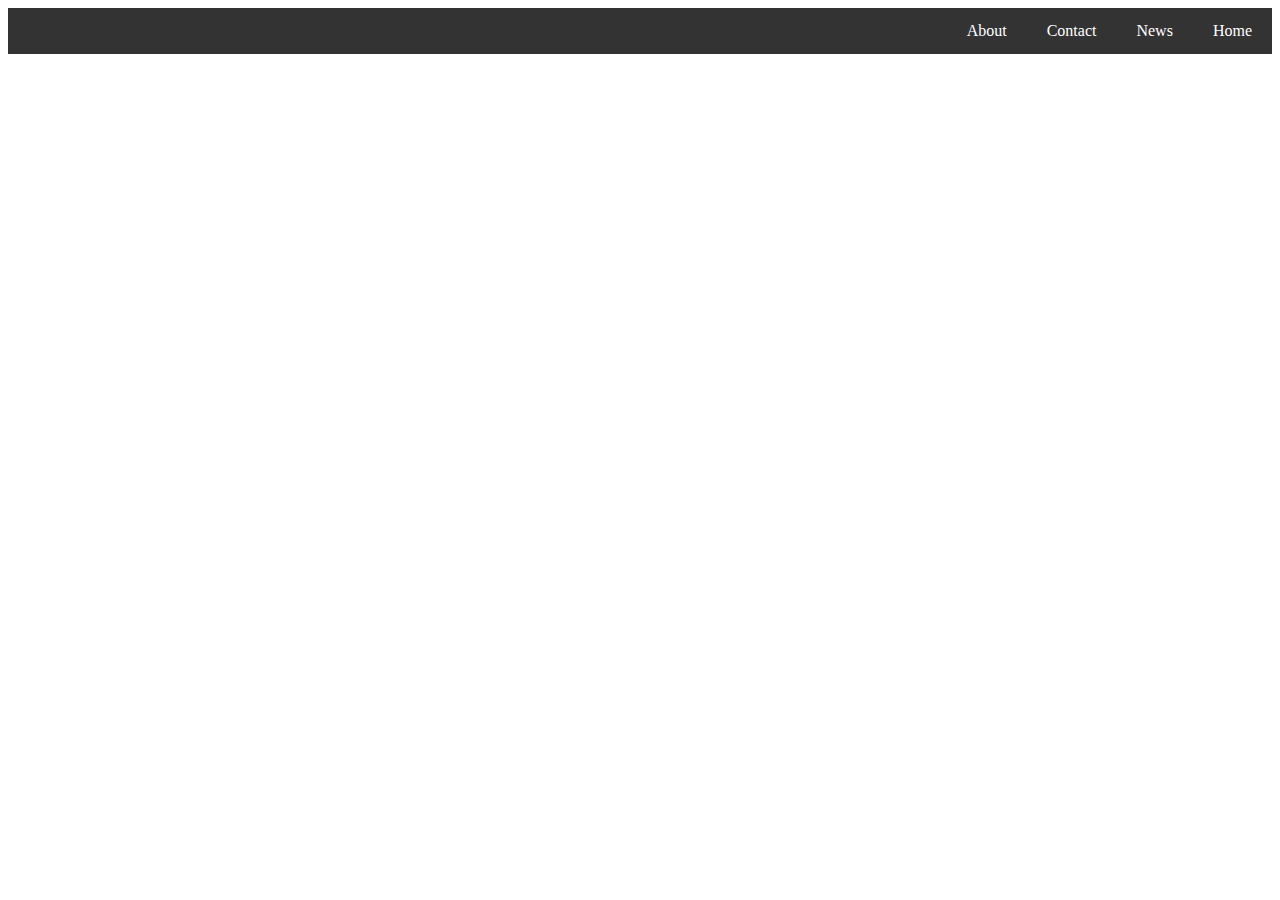
<file: world peas/k.html>
<!DOCTYPE html>
<html>
<head>
<style>
ul {
  list-style-type: none;
  margin: 0;
  padding: 0;
  overflow: hidden;
  background-color: #333;
}

li {
  float: right;
}

li a {
  display: block;
  color: white;
  text-align: center;
  padding: 14px 20px;
  text-decoration: none;
}

li a:hover:not(.active) {
  background-color: #04AA6D;
  padding: 0px;
  box-decoration-break: slice;
  border: 0px;
  padding:  16px 24px;
  border-radius: 5px;
  line-height: 2;
  color: white;
  margin: 0;
}
}

.active {
  background-color: #04AA6D;
  padding: 0px;
  box-decoration-break: slice;
  border: 0px;
  padding:  16px 24px;
  border-radius: 5px;
  line-height: 2;
  color: white;
  
}
}
</style>
</head>
<body>

<ul>
  <li><a class="active" href="#home">Home</a></li>
  <li><a href="#news">News</a></li>
  <li><a href="#contact">Contact</a></li>
  <li><a href="#about">About</a></li>
</ul>

</body>
</html>
</file>
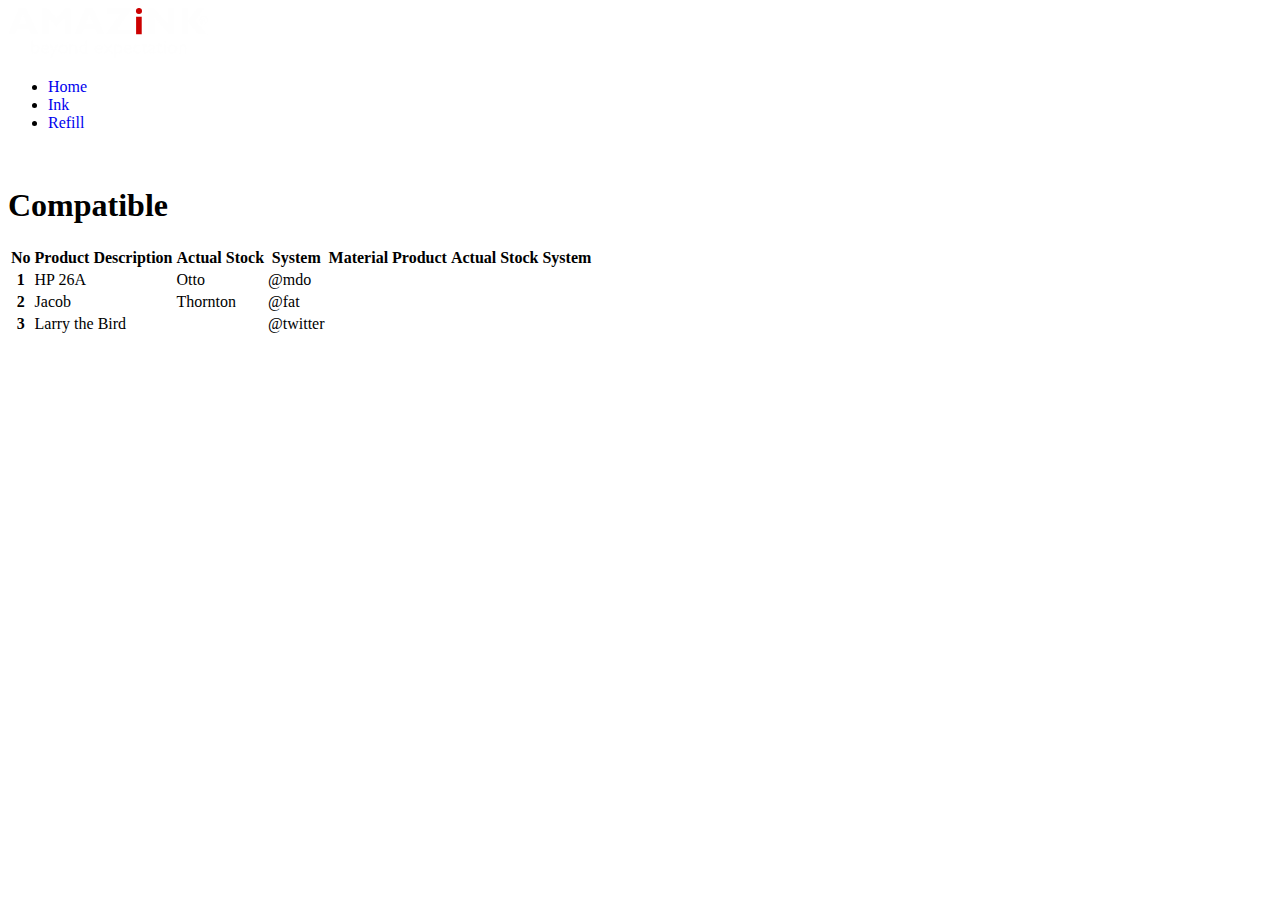
<file: Stock Cmpatible/stock card/compatible.html>
<!DOCTYPE html>
<html lang="en">
  <head>
    <meta charset="UTF-8" />
    <meta name="viewport" content="width=device-width, initial-scale=1.0" />
    <title>Compatible</title>
    <link href="https://cdn.jsdelivr.net/npm/bootstrap@5.3.0/dist/css/bootstrap.min.css" rel="stylesheet" integrity="sha384-9ndCyUaIbzAi2FUVXJi0CjmCapSmO7SnpJef0486qhLnuZ2cdeRhO02iuK6FUUVM" crossorigin="anonymous" />
    <link rel="stylesheet" href="../style.css" />
  </head>
  <body>
    <nav class="navbar navbar-dark navbar-expand-lg bg-dark fixed-top">
      <div class="container-fluid">
        <a class="navbar-brand"><img class="hero" src="../img/logo.png" /></a>
        <ul class="navbar-nav me-3">
          <li class="nav-item">
            <a class="nav-link active" aria-current="page" href="../index.html">Home</a>
          </li>
          <li class="nav-item">
            <a class="nav-link" href="ink.html">Ink</a>
          </li>
          <li class="nav-item">
            <a class="nav-link" href="refill.html">Refill</a>
          </li>
        </ul>
      </div>
    </nav>
    <div class="content"><img /></div>
    <section class="title p-5 mt-3">
      <h1>Compatible</h1>
    </section>
    <section class="table">
      <table class="table">
        <thead>
          <tr>
            <th scope="col">No</th>
            <th scope="col">Product Description</th>
            <th scope="col">Actual Stock</th>
            <th scope="col">System</th>
            <th scope="col">Material Product</th>
            <th scope="col">Actual Stock</th>
            <th scope="col">System</th>
          </tr>
        </thead>
        <tbody class="table-group-divider">
          <tr>
            <th scope="row">1</th>
            <td>HP 26A</td>
            <td>Otto</td>
            <td>@mdo</td>
          </tr>
          <tr>
            <th scope="row">2</th>
            <td>Jacob</td>
            <td>Thornton</td>
            <td>@fat</td>
          </tr>
          <tr>
            <th scope="row">3</th>
            <td colspan="2">Larry the Bird</td>
            <td>@twitter</td>
          </tr>
        </tbody>
      </table>
    </section>
  </body>
</html>
</file>
<file: Filling Machine/style.css>
* {
  margin: 0;
  padding: 0;
  border: 0;
  font-size: 100%;
  font-family: Arial, Helvetica, sans-serif;
  vertical-align: baseline;
  text-decoration: none;
}
body {
  width: 100%;
  height: 3000px;
}

.container header {
  background-color: rgb(243, 138, 0);
  position: fixed;
  right: 0;
  left: 0;
  top: 0;
}

header {
  line-height: 10px;
  display: flex;
  justify-content: space-between;
  padding: 20px;
}

h1 {
  font-size: 22px;
  color: antiquewhite;
  font-weight: bold;
  padding-left: 30px;
}

ul li {
  display: inline;
}

ul li a {
  font-size: 16px;
  color: antiquewhite;
  font-weight: bold;
  padding-right: 20px;
}

ul li a:hover {
  color: rgb(0, 0, 0);
}

section #hero {
  background-image: url(img/minku.jpg);
  background-size: cover;
  background-repeat: no-repeat;
  background-position-y: -320px;
  height: 400px;
  width: auto;
}

.text h1 {
  text-align: center;
  position: absolute;
  top: 230px;
  left: 50%;
  transform: translate(-50%, -50%);
  color: white;
  font-size: 45px;
}

section #company {
  text-align: center;
  color: #000000;
  font-size: 26px;
  padding-top: 16rem;
  padding-bottom: 16rem;
}

#company p {
  padding-top: 3rem;
  padding-left: 7rem;
  padding-right: 7rem;
}
#Products h3 {
  padding-bottom: 3rem;
}

section #Products {
  text-align: center;
  color: #000000;
  font-size: 26px;
  padding-top: 10rem;
  padding-bottom: 10rem;
}
table {
  display: flex;
  justify-content: center;
}

table tr th {
  padding: 6px;
}
tr th .card {
  box-shadow: 0 4px 8px 0 rgba(0, 0, 0, 0.2);
  transition: 0.3s;
  width: 400px;
  border: 1px solid rgb(255, 255, 255);
  border-radius: 20px;
}

.card:hover {
  box-shadow: 0 8px 16px 0 rgba(0, 0, 0, 0.2);
}

.container {
  padding: 2px 16px;
}
</file>
<file: Website portofolio/style.css>
body {
  min-height: 3000px;
}

.jumbotron {
  padding-top: 5rem;
  background-color: #e3fcff;
}

#Projects {
  background-color: #e3fcff;
}

.created .bi {
  color: #42b9c1;
  border: 1px;
}
</file>
<file: Website portofolio/music/style.css>
@import url('https://fonts.googleapis.com/css2?family=Ubuntu:wght@300;400;500;700&display=swap');

html{
    box-sizing: border-box;
}

body{
    margin: 0;
    font-family: 'Ubuntu', sans-serif;
    font-size: 12px;
    min-height: 100vh;
    display: flex;
    align-items: center;
    justify-content: center;
}

.background{
    position: fixed;
    width: 200%;
    height: 200%;
    top: -50%;
    left: -50%;
    z-index: -1;
}

.background img{
    position: absolute;
    margin: auto;
    top: 0;
    left: 0;
    bottom: 0;
    right: 0;
    min-width: 50%;
    min-height: 50%;
    filter: blur(15px);
    -webkit-filter: blur(50px);
    transform: scale(1.1);
}

.container{
    background-color: #e7e7e7;
    height: 500px;
    width: 400px;
    border-radius: 20px;
    box-shadow: 0 15px 30px rgba(0, 0, 0, 0.3);
    transition: all 0.5s ease;
}

.container:hover{
    box-shadow: 0 15px 30px rgba(0, 0, 0, 0.6);
}

.player-img{
    width: 300px;
    height: 300px;
    position: relative;
    top: -50px;
    left: 50px;
}

.player-img img{
    object-fit: cover;
    border-radius: 20px;
    height: 0;
    width: 0;
    opacity: 0;
    box-shadow: 0 5px 30px 5px rgba(0, 0, 0, 0.5);
}

.player-img:hover img{
    box-shadow: 0 5px 30px 5px rgba(0, 0, 0, 0.8);
}

.player-img img.active{
    width: 100%;
    height: 100%;
    transition: all 0.5s;
    opacity: 1;
}

h2{
    font-size: 25px;
    text-align: center;
    font-weight: 500;
    margin: 10px 0 0;
}

h3{
    font-size: 18px;
    text-align: center;
    font-weight: 500;
    margin: 10px 0 0;
}

.player-progress{
    background-color: #fff;
    border-radius: 5px;
    cursor: pointer;
    margin: 40px 20px 35px;
    height: 6px;
    width: 90%;
}

.progress{
    background-color: #212121;
    border-radius: 5px;
    height: 100%;
    width: 0%;
    transition: width 0.1s linear;
}

.music-duration{
    position: relative;
    top: -25px;
    display: flex;
    justify-content: space-between;
}

.player-controls{
    position: relative;
    top: -15px;
    left: 120px;
    width: 200px;
}

.fa-solid{
    font-size: 30px;
    color: #666;
    margin-right: 30px;
    cursor: pointer;
    user-select: none;
    transition: all 0.3s ease;
}

.fa-solid:hover{  
    filter: brightness(40%);
}

.play-button{
    font-size: 44px;
    position: relative;
    top: 3px;
}
</file>
<file: Website portofolio/translator/style.css>
/* Import Google Font - Poppins */
@import url('https://fonts.googleapis.com/css2?family=Poppins:wght@400;500;600;700&display=swap');

* {
  margin: 0;
  padding: 0;
  box-sizing: border-box;
  font-family: 'Poppins', sans-serif;
}

body {
  display: flex;
  align-items: center;
  justify-content: center;
  padding: 0 10px;
  min-height: 100vh;
  background: #d9f0ff;
}

.container {
  max-width: 690px;
  width: 100%;
  padding: 30px;
  background: #fff;
  border-radius: 7px;
  box-shadow: 0 10px 20px rgba(0, 0, 0, 0.01);
}

.wrapper {
  border-radius: 5px;
  border: 1px solid #ccc;
}

.wrapper .text-input {
  display: flex;
  border-bottom: 1px solid #ccc;
}

.text-input .to-text {
  border-radius: 0px;
  border-left: 1px solid #ccc;
}

.text-input textarea {
  height: 250px;
  width: 100%;
  border: none;
  outline: none;
  resize: none;
  background: none;
  font-size: 18px;
  padding: 10px 15px;
  border-radius: 5px;
}

.text-input textarea::placeholder {
  color: #b7b6b6;
}

.controls,
li,
.icons,
.icons i {
  display: flex;
  align-items: center;
  justify-content: space-between;
}

.controls {
  list-style: none;
  padding: 12px 15px;
}

.controls .row .icons {
  width: 38%;
}

.controls .row .icons i {
  width: 50px;
  color: #adadad;
  font-size: 14px;
  cursor: pointer;
  transition: transform 0.2s ease;
  justify-content: center;
}

.controls .row.from .icons {
  padding-right: 15px;
  border-right: 1px solid #ccc;
}

.controls .row.to .icons {
  padding-left: 15px;
  border-left: 1px solid #ccc;
}

.controls .row select {
  color: #333;
  border: none;
  outline: none;
  font-size: 18px;
  background: none;
  padding-left: 5px;
}

.text-input textarea::-webkit-scrollbar {
  width: 4px;
}

.controls .row select::-webkit-scrollbar {
  width: 8px;
}

.text-input textarea::-webkit-scrollbar-track,
.controls .row select::-webkit-scrollbar-track {
  background: #fff;
}

.text-input textarea::-webkit-scrollbar-thumb {
  background: #ddd;
  border-radius: 8px;
}

.controls .row select::-webkit-scrollbar-thumb {
  background: #999;
  border-radius: 8px;
  border-right: 2px solid #ffffff;
}

.controls .exchange {
  color: #adadad;
  cursor: pointer;
  font-size: 16px;
  transition: transform 0.2s ease;
}

.controls i:active {
  transform: scale(0.9);
}

.container button {
  width: 100%;
  padding: 14px;
  outline: none;
  border: none;
  color: #fff;
  cursor: pointer;
  margin-top: 20px;
  font-size: 17px;
  border-radius: 5px;
  background: #0075e2;
}

@media (max-width: 660px) {
  .container {
    padding: 20px;
  }

  .wrapper .text-input {
    flex-direction: column;
  }

  .text-input .to-text {
    border-left: 0px;
    border-top: 1px solid #ccc;
  }

  .text-input textarea {
    height: 200px;
  }

  .controls .row .icons {
    display: none;
  }

  .container button {
    padding: 13px;
    font-size: 16px;
  }

  .controls .row select {
    font-size: 16px;
  }

  .controls .exchange {
    font-size: 14px;
  }
}
</file>
<file: Stock Cmpatible/style.css>
body {
  width: 100%;
  min-height: auto;
}

.hero {
  width: 200px;
  height: 50px;
}

.content img {
  width: 100%;
}

#product {
  display: flex;
  align-items: center;
  justify-content: center;
}
.card {
  width: 50%;
  height: auto;
}
.hero2 h2 {
  text-align: center;
}
a {
  text-decoration: none;
}
</file>
<file: stoikisme/stylefls.css>
/* http://meyerweb.com/eric/tools/css/reset/ 
   v2.0 | 20110126
   License: none (public domain)
*/

html, body, div, span, applet, object, iframe,
h1, h2, h3, h4, h5, h6, p, blockquote, pre,
a, abbr, acronym, address, big, cite, code,
del, dfn, em, img, ins, kbd, q, s, samp,
small, strike, strong, sub, sup, tt, var,
b, u, i, center,
dl, dt, dd, ol, ul, li,
fieldset, form, label, legend,
table, caption, tbody, tfoot, thead, tr, th, td,
article, aside, canvas, details, embed, 
figure, figcaption, footer, header, hgroup, 
menu, nav, output, ruby, section, summary,
time, mark, audio, video {
	margin: 0;
	padding: 0;
	border: 0;
	font-size: 100%;
	font: inherit;
	vertical-align: baseline;
}
/* HTML5 display-role reset for older browsers */
article, aside, details, figcaption, figure, 
footer, header, hgroup, menu, nav, section {
	display: block;
}

/* Style */


body {
	width: 1500px;
	height: 2800px;
}

.mainheader {
	width: 1500px;
	height: 103px;
	background-color: ;
}


.header img {
	position: absolute;
	left: 100px;
	top: 10px;
}

.header .elip {
	position: absolute;
	left: 1244px;
	top: 15px;
}

.header h1 {
	width: 464px;
	height: 71px;
	font-size: 48px;
	font-family: Heebo, sans-serif;
	font-weight: bold;
	color: #006943;
	margin-left: 84px;
	margin-top: 20px;
	position: absolute;
}


.header ul {
	position: absolute;
	left: 960px;
	top: 44px;
}

.header ul li {
	display: inline-block;


}

ul li a {
	text-decoration: none;
	color: #006943;
	padding: 20px;
	font-family: Heebo, sans-serif;
	font-weight: bold;
}

.header .shop {
	border-radius: 100%;
	background-color: #ECF024;
	height: 100px;
	width: 20px;
}

a:hover {
	color: black;
	border-radius: 50%;
	background-color: #ECF024;
	height: 100px;
	width: 20px;

}

.content1 h2 {
	text-align: center;
	margin-top: 210px;
	font-weight: 5;
	font-family: HelvLight;
	font-size: 64px;
	margin-left: 266px;
	margin-right: 266px;
	color: #006943;
}

.content1 img {
	position: absolute;
	top: 814px;
	width: 700px;
}

.content1 p {
	text-align: left;
	width: 731px;
	height: 315px;
	color: #006943;
	font-size: 36px;
	font-family: HelvLight;
	line-height: 43px;
	margin-left: 154px;
	margin-top: 696px;
}

.content2 img {
	margin-left: 750px;
}

.content2 p {
	text-align: right;
	width: 1302px;
	height: 315px;
	margin-left: 120px;
	color: #006943;
	font-size: 32px;
	font-family: HelvLight;
	line-height: 43px;

}

.footer footer {
	text-align: center;
	color: #006943;
	font-size: 32px;
	font-family: HelvLight;
	line-height: 43px;
	font-weight: bold;
	position: absolute;
	top: 2650px;
	left: 0px;
	background-color: #ECF024;
	width: 1500px;



}
</file>
<file: world peas/style.css>
/* CSS reset */

html, body, div, span, applet, object, iframe,
h1, h2, h3, h4, h5, h6, p, blockquote, pre,
a, abbr, acronym, address, big, cite, code,
del, dfn, em, img, ins, kbd, q, s, samp,
small, strike, strong, sub, sup, tt, var,
b, u, i, center,
dl, dt, dd, ol, ul, li,
fieldset, form, label, legend,
table, caption, tbody, tfoot, thead, tr, th, td,
article, aside, canvas, details, embed, 
figure, figcaption, footer, header, hgroup, 
menu, nav, output, ruby, section, summary,
time, mark, audio, video {
	margin: 0;
	padding: 0;
	border: 0;
	font-size: 100%;
	font: inherit;
	vertical-align: baseline;
}
/* HTML5 display-role reset for older browsers */
article, aside, details, figcaption, figure, 
footer, header, hgroup, menu, nav, section {
	display: block;
}
body {
	line-height: 1;
}
ol, ul {
	list-style: none;
}
blockquote, q {
	quotes: none;
}
blockquote:before, blockquote:after,
q:before, q:after {
	content: '';
	content: none;
}
table {
	border-collapse: collapse;
	border-spacing: 0;
}


.header {
	background-color: ;
	height: 112px;
	position: fixed;
	width: 1440px;
	z-index: 10;

}



.header .judul{
	font-family: newsreader;
	font-size: 28px;
	font-weight: bold;
	color: #426B1F;
	background-color: ;
	position: absolute;
	left: 96px;
	top: 41px;

}

.header ul{
	position: absolute;
	left: 780px;
	top: 41px;
}

.header ul li {
	display: inline-block;
	padding: 20px;
	background-color: ;
	font-size: 16px;
	font-family: inter;


}

ul li a {
	text-decoration: none;
	color: #1C211E;

}

.header .Basket {
	background-color: #426B1F;
	padding: 5px;
	border: 0px;
  	padding:  5px 8px;
	border-radius: 10px;
  	line-height: 2;
  	color: white;

}

.header .Basket:hover {
	color: black;
}

a:hover{
  	color : white;
  	border-radius: 10px;
  	background-color: #426B1F;
  	padding:  5px 8px;

  	
}


body {
	height:2090px;
	width: 1440px;
	font: 16px/28px arial, sans-serif;
	background-color: 
	color: #333;
	margin: auto;
}




.container .subjudul {
	font-size: 64px;
	font-family: Newsreader;
	font-weight: 400;
	font-style: normal;
	line-height: 120%;
	text-align: center;
	letter-spacing: -0.03em;

	position: absolute;
	height: ;
	top: 279px;
	right: 217px;
	left: 203px;
}

.subjudul span{
	font-style: italic;
}

.container {
	margin: auto;
}

.container .ourshop {

	position: absolute;
	height: ;
	top: 481px;
	right: 606px;
	left: 607px;

	font-size: 16px;
	font-family: inter;
	color: white;
	text-align: center;
	text-decoration: none;

	background-color: #426B1F;
	box-decoration-break: slice;
	border: 0px;
  	padding:  10px 10px 10px 10px;
	border-radius: 5px;
  	line-height: 2;

}

.container .ourshop:hover{
  	color : #000000;

 }

 .container .content1 {
 	position: absolute;
 	height: ;
 	top: 701px;
 	right: 840px;
 	left: 96px;
 	z-index: ;
 }

 .container .content2 {
 	position: absolute;
 	height: ;
 	top: 806px;
 	right: px;
 	left: 656px;
 }

 .content2 span {
 	font-weight: bold;
 }
.content1 .subjudul2 {
	margin-top: 161px;
	font-weight: bold;
}

.container .content3 {
		position: absolute;
		top: 1563px;
		left: 309px;
		right: 309px;
}

.content3 p {
	font-size: 16px;
	line-height: 160%;
}
</file>
